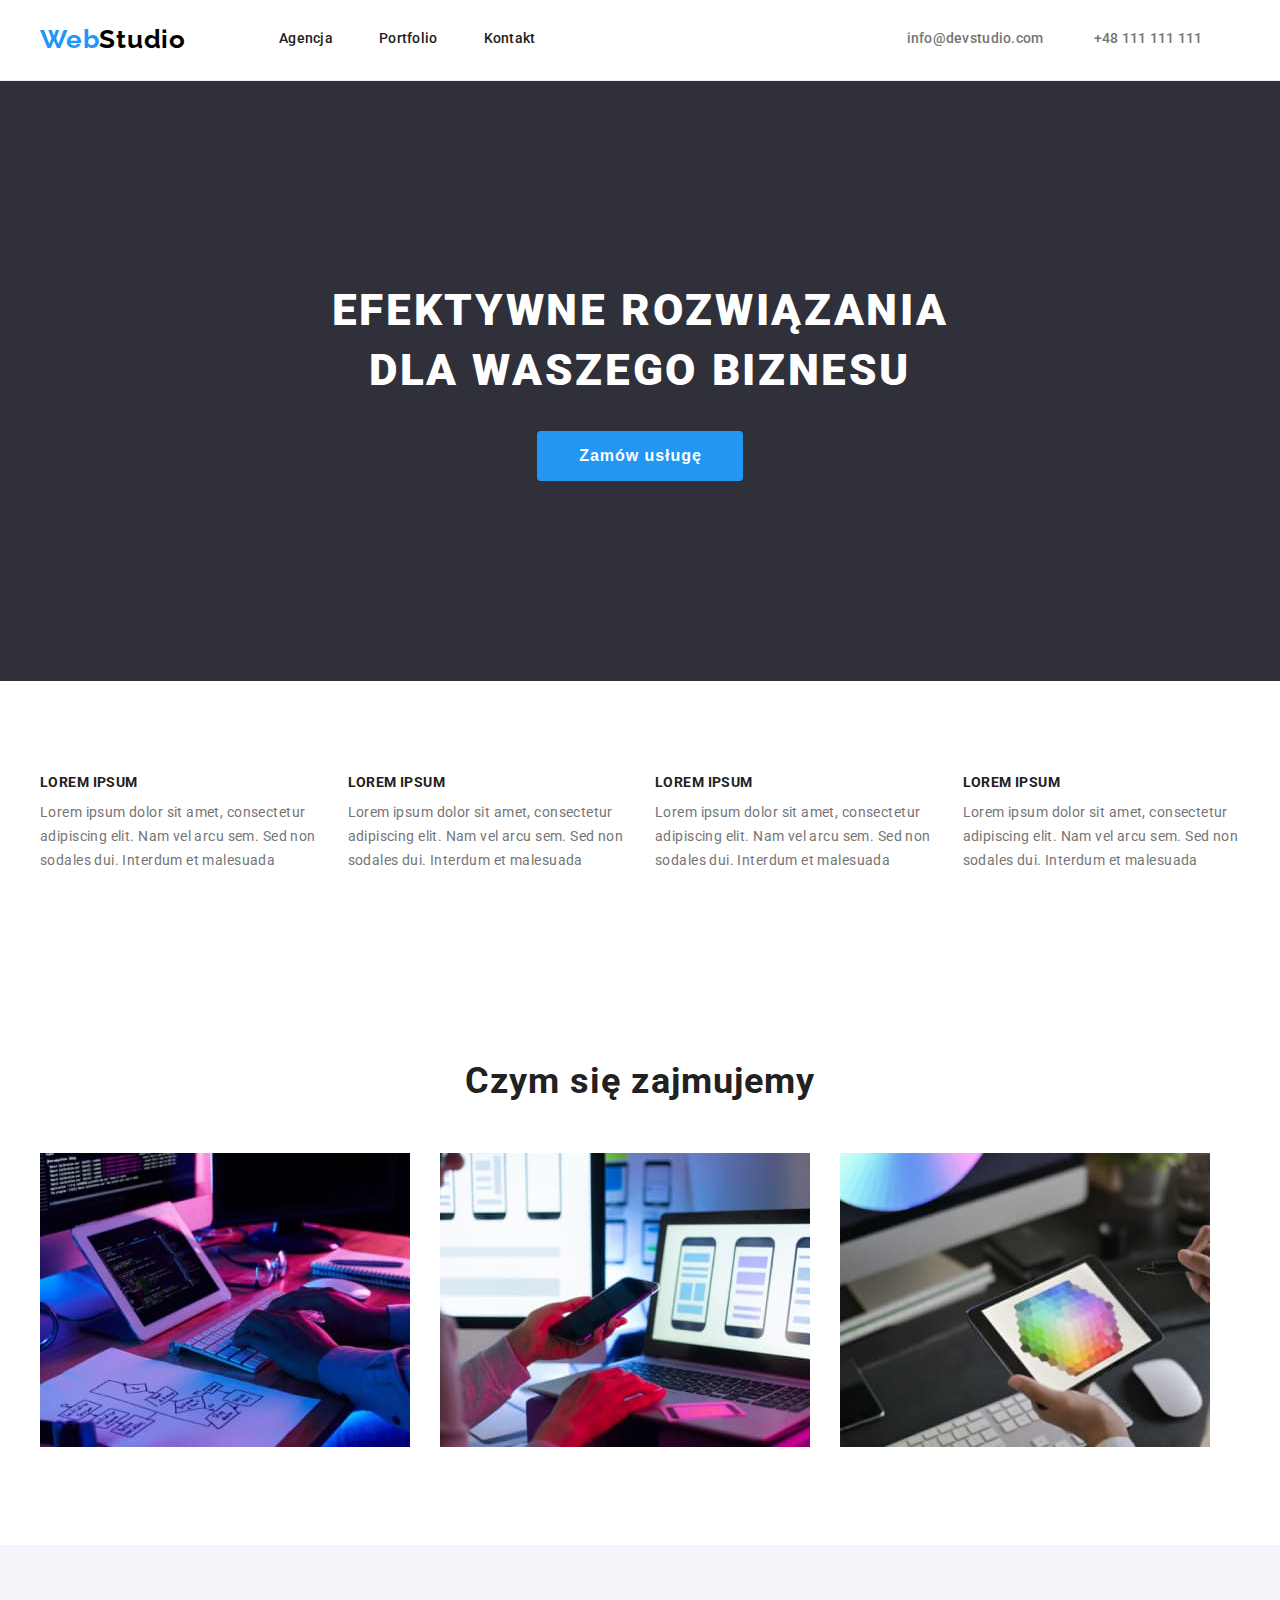
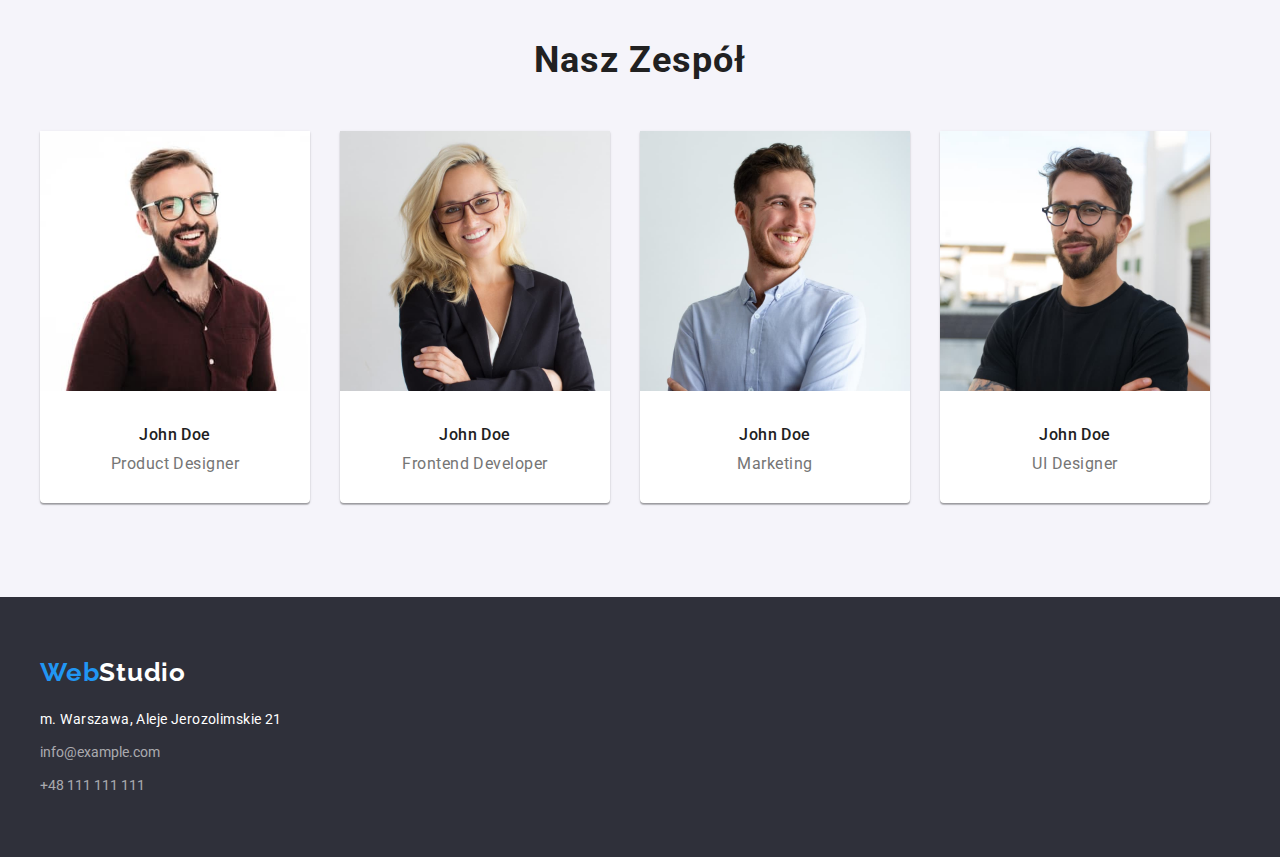
<file: index.html>
<!DOCTYPE html>
<html lang="pl">
    <head>
        <link
            rel="stylesheet"
            href="https://cdnjs.cloudflare.com/ajax/libs/modern-normalize/1.1.0/modern-normalize.min.css"
            integrity="sha512-wpPYUAdjBVSE4KJnH1VR1HeZfpl1ub8YT/NKx4PuQ5NmX2tKuGu6U/JRp5y+Y8XG2tV+wKQpNHVUX03MfMFn9Q=="
            crossorigin="anonymous"
            referrerpolicy="no-referrer"
        />
        <meta charset="UTF-8" />
        <meta http-equiv="X-UA-Compatible" content="IE=edge" />
        <meta name="viewport" content="width=device-width, initial-scale=1.0" />
        <title>WebStudio</title>
        <link rel="preconnect" href="https://fonts.googleapis.com" />
        <link rel="preconnect" href="https://fonts.gstatic.com" crossorigin />
        <link
            href="https://fonts.googleapis.com/css2?family=Raleway:wght@700&family=Roboto:wght@400;500;700;900&display=swap"
            rel="stylesheet"
        />
        <link rel="stylesheet" href="./css/styles.css" />
        <style>
            body {
                font-family: 'Roboto', sans-serif;
            }
        </style>
    </head>
    <body>
        <header class="border">
            <div class="container header-layout">
                <a class="logo" href="./index.html"
                    ><span class="web">Web</span>Studio</a
                >
                <nav class="menu">
                    <ul class="menu-layout">
                        <li><a class="link" href="#">Agencja</a></li>
                        <li>
                            <a class="link" href="./portfolio.html"
                                >Portfolio</a
                            >
                        </li>
                        <li><a class="link" href="#">Kontakt</a></li>
                    </ul>
                </nav>
                <div class="contact-links-layout">
                    <a class="contact-links" href="mailto:info@devstudio.com"
                        >info@devstudio.com</a
                    >
                    <a class="contact-links" href="tel:+48111111111"
                        >+48 111 111 111</a
                    >
                </div>
            </div>
        </header>
        <main>
            <!-- sekcja główna -->
            <section class="background-header">
                <div class="container main-layout">
                    <h1 class="slogan">
                        EFEKTYWNE ROZWIĄZANIA DLA WASZEGO BIZNESU
                    </h1>
                    <button class="main-button" type="button">
                        Zamów usługę
                    </button>
                </div>
            </section>
            <!--sekcja z opisem-->
            <section class="section">
                <div class="container">
                    <ul class="description-layout">
                        <li>
                            <h3 class="advantages">LOREM IPSUM</h3>
                            <p class="text">
                                Lorem ipsum dolor sit amet, consectetur
                                adipiscing elit. Nam vel arcu sem. Sed non
                                sodales dui. Interdum et malesuada
                            </p>
                        </li>
                        <li>
                            <h3 class="advantages">LOREM IPSUM</h3>
                            <p class="text">
                                Lorem ipsum dolor sit amet, consectetur
                                adipiscing elit. Nam vel arcu sem. Sed non
                                sodales dui. Interdum et malesuada
                            </p>
                        </li>
                        <li>
                            <h3 class="advantages">LOREM IPSUM</h3>
                            <p class="text">
                                Lorem ipsum dolor sit amet, consectetur
                                adipiscing elit. Nam vel arcu sem. Sed non
                                sodales dui. Interdum et malesuada
                            </p>
                        </li>
                        <li>
                            <h3 class="advantages">LOREM IPSUM</h3>
                            <p class="text">
                                Lorem ipsum dolor sit amet, consectetur
                                adipiscing elit. Nam vel arcu sem. Sed non
                                sodales dui. Interdum et malesuada
                            </p>
                        </li>
                    </ul>
                </div>
            </section>
            <!--Czym się zajmujemy-->
            <section class="section">
                <div class="container">
                    <h2 class="headlines">Czym się zajmujemy</h2>
                    <ul class="picture-layout">
                        <li>
                            <img
                                src="./images/writing-a-code.jpg"
                                alt="pisanie kodu"
                                width="370"
                                height="294"
                            />
                        </li>
                        <li>
                            <img
                                src="./images/creating-an-app.jpg"
                                alt="tworzenie aplikacji"
                                width="370"
                                height="294"
                            />
                        </li>
                        <li>
                            <img
                                src="./images/selecting-colors.jpg"
                                alt="wybór kolorów"
                                width="370"
                                height="294"
                            />
                        </li>
                    </ul>
                </div>
            </section>
            <!--Nasz Zespół-->
            <section class="section background-light">
                <div class="container">
                    <h2 class="headlines">Nasz Zespół</h2>
                    <ul class="team-layout">
                        <li class="team-members-list">
                            <figure>
                                <img
                                    src="./images/Product-Designer.jpg"
                                    alt="zdjęcie Product Designera"
                                    width="270"
                                    height="260"
                                />
                                <figcaption class="picture-caption">
                                    <h3 class="name">John Doe</h3>
                                    <p class="position">Product Designer</p>
                                </figcaption>
                            </figure>
                        </li>
                        <li class="team-members-list">
                            <figure>
                                <img
                                    src="./images/Frontend-Developer.jpg"
                                    alt="zdjęcie Frontend Developera"
                                    width="270"
                                    height="260"
                                />
                                <figcaption class="picture-caption">
                                    <h3 class="name">John Doe</h3>
                                    <p class="position">Frontend Developer</p>
                                </figcaption>
                            </figure>
                        </li>
                        <li class="team-members-list">
                            <figure>
                                <img
                                    src="./images/Head-Marketing.jpg"
                                    alt="zdjęcie szefa Marketingu"
                                    width="270"
                                    height="260"
                                />
                                <figcaption class="picture-caption">
                                    <h3 class="name">John Doe</h3>
                                    <p class="position">Marketing</p>
                                </figcaption>
                            </figure>
                        </li>
                        <li class="team-members-list">
                            <figure>
                                <img
                                    src="./images/UI-Designer.jpg"
                                    alt="zdjęcie UI Designera"
                                    width="270"
                                    height="260"
                                />
                                <figcaption class="picture-caption">
                                    <h3 class="name">John Doe</h3>
                                    <p class="position">UI Designer</p>
                                </figcaption>
                            </figure>
                        </li>
                    </ul>
                </div>
            </section>
        </main>
        <footer class="background-footer">
            <div class="container">
                <a class="logo" href="./index.html"
                    ><span class="web">Web</span
                    ><span class="studio">Studio</span></a
                >
                <address class="address-layout">
                    <span class="address"
                        >m. Warszawa, Aleje Jerozolimskie 21</span
                    >
                    <a class="address-links" href="mailto:info@example.com"
                        >info@example.com</a
                    >
                    <a class="address-links" href="tel:+48111111111"
                        >+48 111 111 111</a
                    >
                </address>
            </div>
        </footer>
    </body>
</html>
</file>
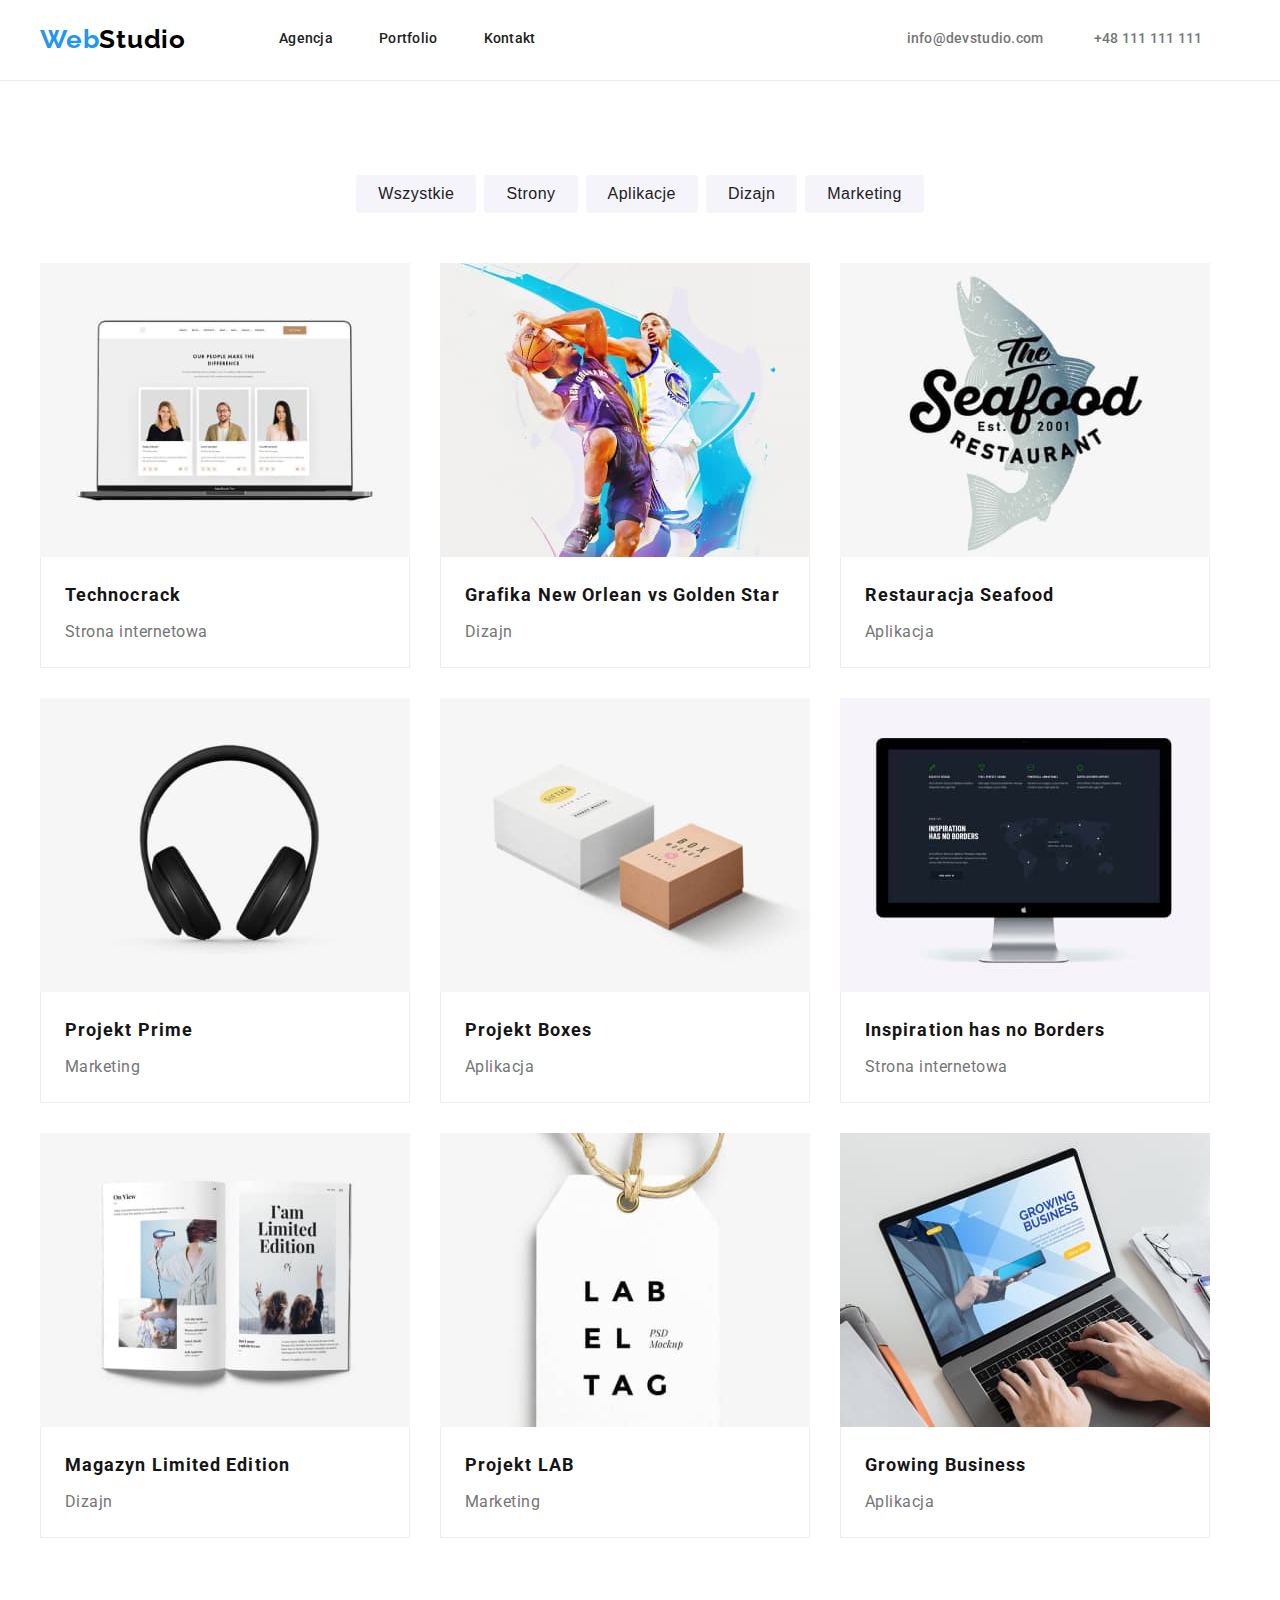
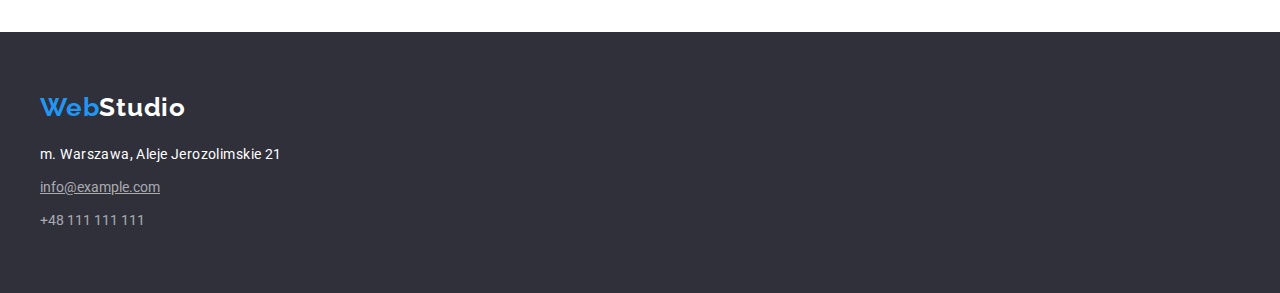
<file: portfolio.html>
<!DOCTYPE html>
<html lang="pl">
    <head>
        <link
            rel="stylesheet"
            href="https://cdnjs.cloudflare.com/ajax/libs/modern-normalize/1.1.0/modern-normalize.min.css"
            integrity="sha512-wpPYUAdjBVSE4KJnH1VR1HeZfpl1ub8YT/NKx4PuQ5NmX2tKuGu6U/JRp5y+Y8XG2tV+wKQpNHVUX03MfMFn9Q=="
            crossorigin="anonymous"
            referrerpolicy="no-referrer"
        />
        <meta charset="UTF-8" />
        <meta http-equiv="X-UA-Compatible" content="IE=edge" />
        <meta name="viewport" content="width=device-width, initial-scale=1.0" />
        <title>Portfolio</title>
        <link rel="preconnect" href="https://fonts.googleapis.com" />
        <link rel="preconnect" href="https://fonts.gstatic.com" crossorigin />
        <link
            href="https://fonts.googleapis.com/css2?family=Raleway:wght@700&family=Roboto:wght@400;500;700;900&display=swap"
            rel="stylesheet"
        />
        <link rel="stylesheet" href="./css/styles.css" />
        <style>
            body {
                font-family: 'Roboto', sans-serif;
                color: rgb(21, 21, 21);
            }
        </style>
    </head>
    <body>
        <header class="border">
            <div class="container header-layout">
                <a class="logo" href="./index.html"
                    ><span class="web">Web</span>Studio</a
                >
                <nav class="menu">
                    <ul class="menu-layout">
                        <li><a class="link" href="#">Agencja</a></li>
                        <li>
                            <a class="link" href="./portfolio.html"
                                >Portfolio</a
                            >
                        </li>
                        <li><a class="link" href="#">Kontakt</a></li>
                    </ul>
                </nav>
                <div class="contact-links-layout">
                    <a class="contact-links" href="mailto:info@devstudio.com"
                        >info@devstudio.com</a
                    >
                    <a class="contact-links" href="tel:+48111111111"
                        >+48 111 111 111</a
                    >
                </div>
            </div>
        </header>
        <main>
            <section class="section">
                <div class="container">
                    <ul class="portfolio-buttons-layout">
                        <li>
                            <button class="portfolio-buttons" type="button">
                                Wszystkie
                            </button>
                        </li>
                        <li>
                            <button class="portfolio-buttons" type="button">
                                Strony
                            </button>
                        </li>
                        <li>
                            <button class="portfolio-buttons" type="button">
                                Aplikacje
                            </button>
                        </li>
                        <li>
                            <button class="portfolio-buttons" type="button">
                                Dizajn
                            </button>
                        </li>
                        <li>
                            <button class="portfolio-buttons" type="button">
                                Marketing
                            </button>
                        </li>
                    </ul>

                    <ul class="projects-layout">
                        <li>
                            <figure>
                                <img
                                    src="./images/Portfolio/Techno.jpg"
                                    alt="Laptop with website displayed"
                                    width="370"
                                    height="294"
                                />
                                <figcaption class="project-caption">
                                    <h3 class="project-title">Technocrack</h3>
                                    <p class="project-type">
                                        Strona internetowa
                                    </p>
                                </figcaption>
                            </figure>
                        </li>
                        <li>
                            <figure>
                                <img
                                    src="./images/Portfolio/NewOrlean.jpg"
                                    alt="Picture of two men playing basketball"
                                    width="370"
                                    height="294"
                                />
                                <figcaption class="project-caption">
                                    <h3 class="project-title">
                                        Grafika New Orlean vs Golden Star
                                    </h3>
                                    <p class="project-type">Dizajn</p>
                                </figcaption>
                            </figure>
                        </li>
                        <li>
                            <figure>
                                <img
                                    src="./images/Portfolio/Seafood.jpg"
                                    alt="Logo of the Seafood Restaurant"
                                    width="370"
                                    height="294"
                                />
                                <figcaption class="project-caption">
                                    <h3 class="project-title">
                                        Restauracja Seafood
                                    </h3>
                                    <p class="project-type">Aplikacja</p>
                                </figcaption>
                            </figure>
                        </li>
                        <li>
                            <figure>
                                <img
                                    src="./images/Portfolio/PrimeHeadphones.jpg"
                                    alt="Picture of headphones"
                                    width="370"
                                    height="294"
                                />
                                <figcaption class="project-caption">
                                    <h3 class="project-title">Projekt Prime</h3>
                                    <p class="project-type">Marketing</p>
                                </figcaption>
                            </figure>
                        </li>
                        <li>
                            <figure>
                                <img
                                    src="./images/Portfolio/Boxes.jpg"
                                    alt="Picture of boxes"
                                    width="370"
                                    height="294"
                                />
                                <figcaption class="project-caption">
                                    <h3 class="project-title">Projekt Boxes</h3>
                                    <p class="project-type">Aplikacja</p>
                                </figcaption>
                            </figure>
                        </li>
                        <li>
                            <figure>
                                <img
                                    src="./images/Portfolio/Inspiration.jpg"
                                    alt="Website with a worldmap displaed on MAC"
                                    width="370"
                                    height="294"
                                />
                                <figcaption class="project-caption">
                                    <h3 class="project-title">
                                        Inspiration has no Borders
                                    </h3>
                                    <p class="project-type">
                                        Strona internetowa
                                    </p>
                                </figcaption>
                            </figure>
                        </li>
                        <li>
                            <figure>
                                <img
                                    src="./images/Portfolio/Magasine.jpg"
                                    alt="Picture of a newspaper"
                                    width="370"
                                    height="294"
                                />
                                <figcaption class="project-caption">
                                    <h3 class="project-title">
                                        Magazyn Limited Edition
                                    </h3>
                                    <p class="project-type">Dizajn</p>
                                </figcaption>
                            </figure>
                        </li>
                        <li>
                            <figure>
                                <img
                                    src="./images/Portfolio/Label.jpg"
                                    alt="Picture of label tag"
                                    width="370"
                                    height="294"
                                />
                                <figcaption class="project-caption">
                                    <h3 class="project-title">Projekt LAB</h3>
                                    <p class="project-type">Marketing</p>
                                </figcaption>
                            </figure>
                        </li>
                        <li>
                            <figure>
                                <img
                                    src="./images/Portfolio/GrowingBusiness.jpg"
                                    alt="Writing an app on the laptop"
                                    width="370"
                                    height="294"
                                />
                                <figcaption class="project-caption">
                                    <h3 class="project-title">
                                        Growing Business
                                    </h3>
                                    <p class="project-type">Aplikacja</p>
                                </figcaption>
                            </figure>
                        </li>
                    </ul>
                </div>
            </section>
        </main>
        <footer class="background-footer">
            <div class="container">
                <a class="logo" href="./index.html"
                    ><span class="web">Web</span
                    ><span class="studio">Studio</span></a
                >
                <address class="address-layout">
                    <span class="address"
                        >m. Warszawa, Aleje Jerozolimskie 21</span
                    >
                    <a
                        class="address-links email"
                        href="mailto:info@example.com"
                        >info@example.com</a
                    >
                    <a class="address-links" href="tel:+48111111111"
                        >+48 111 111 111</a
                    >
                </address>
            </div>
        </footer>
    </body>
</html>
</file>
<file: css/styles.css>
:root {
    --text-color-dark: #212121;
    --text-color-black: #000000;
    --text-color-blue: #2196f3;
    --text-color-grey: #757575;
    --text-color-white: #ffffff;
    --background-color-dark: #2f303a;
    --background-color-light: #f5f4fa;
    --background-color-blue: #2196f3;
}
* {
    margin: 0;
    padding: 0;
}
body {
    color: var(--text-color-dark);
    margin: 0 auto;
}
ul {
    list-style: none;
}
.container {
    width: 1200px;
    margin: 0 auto;
    padding: 0 15px;
}
.section {
    padding: 94px 0;
    margin: 0 auto;
}

/* header */

.border {
    border-bottom: 1px solid #ececec;
}
.header-layout {
    display: flex;
    align-items: center;
    padding-top: 24px;
    padding-bottom: 25px;
}
.logo {
    font-family: 'Raleway';
    font-weight: 700;
    font-size: 26px;
    line-height: 1.19;
    letter-spacing: 0.03em;
    color: var(--text-color-black);
    text-decoration: none;
    margin-right: 93px;
}
.web {
    color: var(--text-color-blue);
}
.menu {
    font-weight: 500;
    font-size: 14px;
    line-height: 1.14;
    letter-spacing: 0.02em;
    margin-right: 371px;
}
.menu-layout {
    display: flex;
    gap: 46px;
}
.link {
    color: var(--text-color-dark);
    text-decoration: none;
}
.link:hover,
.link:focus {
    color: var(--text-color-blue);
}
.contact-links-layout {
    display: flex;
    gap: 50px;
}
.contact-links {
    font-weight: 500;
    font-size: 14px;
    line-height: 1.14;
    letter-spacing: 0.02em;
    color: var(--text-color-grey);
    text-decoration: none;
}
.contact-links:hover,
.contact-links:focus {
    color: var(--text-color-blue);
}

/* sekcja główna */

.background-header {
    background-color: var(--background-color-dark);
    padding-top: 200px;
    padding-bottom: 200px;
}
.main-layout {
    display: flex;
    justify-content: center;
    align-items: center;
    flex-direction: column;
    gap: 30px;
}
.slogan {
    font-weight: 900;
    font-size: 44px;
    line-height: 1.36;
    text-align: center;
    letter-spacing: 0.06em;
    text-transform: uppercase;
    color: var(--text-color-white);
    max-width: 696px;
}
.main-button {
    font-weight: 700;
    font-size: 16px;
    line-height: 1.88;
    text-align: center;
    letter-spacing: 0.06em;
    color: var(--text-color-white);
    background-color: var(--background-color-blue);
    cursor: pointer;
    padding: 10px 41px 10px 42px;
    border-style: none;
    border-radius: 4px;
}
.main-button:hover,
.main-button:focus {
    color: var(--text-color-white);
    background-color: var(--background-color-blue);
    box-shadow: 0px 4px 4px rgba(0, 0, 0, 0.15);
}

/* Sekcja z opisem */

.description-layout {
    display: flex;
    gap: 30px;
}
.advantages {
    font-weight: 700;
    font-size: 14px;
    line-height: 1.14;
    letter-spacing: 0.03em;
    text-transform: uppercase;
    margin-bottom: 10px;
}
.text {
    font-size: 14px;
    line-height: 1.71;
    letter-spacing: 0.03em;
    color: var(--text-color-grey);
}

/* Czym się zajmujemy */

.headlines {
    font-weight: 700;
    font-size: 36px;
    line-height: 1.17;
    text-align: center;
    letter-spacing: 0.03em;
    margin-bottom: 50px;
}
.picture-layout {
    display: flex;
    gap: 30px;
}

/* Nasz Zespół */

.background-light {
    background-color: var(--background-color-light);
}
.team-layout {
    display: flex;
    gap: 30px;
}
.team-members-list {
    box-shadow: 0px 1px 3px rgba(0, 0, 0, 0.12), 0px 1px 1px rgba(0, 0, 0, 0.14),
        0px 2px 1px rgba(0, 0, 0, 0.2);
    border-radius: 0px 0px 4px 4px;
    background-color: var(--text-color-white);
}
.picture-caption {
    padding-top: 30px;
    padding-bottom: 30px;
}
.name {
    font-weight: 500;
    font-size: 16px;
    line-height: 1.19;
    text-align: center;
    letter-spacing: 0.03em;
    margin-bottom: 10px;
}
.position {
    font-size: 16px;
    line-height: 1.19;
    text-align: center;
    letter-spacing: 0.03em;
    color: var(--text-color-grey);
}

/* Footer */

.background-footer {
    background-color: var(--background-color-dark);
    padding-top: 60px;
    padding-bottom: 60px;
}
.studio {
    color: var(--text-color-white);
}
.address-layout {
    display: flex;
    flex-direction: column;
    gap: 9px;
    margin-top: 20px;
}
.address {
    font-size: 14px;
    line-height: 1.71;
    letter-spacing: 0.03em;
    color: var(--text-color-white);
    background-color: var(--background-color-dark);
    font-style: normal;
}
.address-links {
    color: rgba(255, 255, 255, 0.6);
    background-color: var(--background-color-dark);
    text-decoration: none;
    font-style: normal;
    font-size: 14px;
    line-height: 1.71;
}
.email {
    text-decoration-line: underline;
}
.address-links:hover,
.address-links:focus {
    color: var(--text-color-blue);
}

/* portfolio stylesheet */

.portfolio-buttons-layout {
    display: flex;
    justify-content: center;
    gap: 8px;
    margin-bottom: 50px;
}
.portfolio-buttons {
    font-weight: 500;
    font-size: 16px;
    line-height: 1.63;
    text-align: center;
    letter-spacing: 0.03em;
    color: var(--text-color-dark);
    background-color: var(--background-color-light);
    cursor: pointer;
    border: none;
    border-radius: 4px;
    padding: 6px 22px;
}
.portfolio-buttons:hover,
.portfolio-buttons:focus {
    color: var(--text-color-white);
    background-color: var(--background-color-blue);
    box-shadow: 0px 3px 1px rgba(0, 0, 0, 0.1), 0px 1px 2px rgba(0, 0, 0, 0.08),
        0px 2px 2px rgba(0, 0, 0, 0.12);
}
.projects-layout {
    display: flex;
    flex-wrap: wrap;
    gap: 30px;
}
.projects-layout img {
    display: block;
}
.project-caption {
    padding-top: 20px;
    padding-bottom: 20px;
    padding-left: 24px;
    border-right: 1px solid #eeeeee;
    border-bottom: 1px solid #eeeeee;
    border-left: 1px solid #eeeeee;
}
.project-title {
    font-weight: 700;
    font-size: 18px;
    line-height: 2;
    letter-spacing: 0.06em;
    margin-bottom: 4px;
}
.project-type {
    font-size: 16px;
    line-height: 1.875;
    letter-spacing: 0.03em;
    color: var(--text-color-grey);
}
</file>
